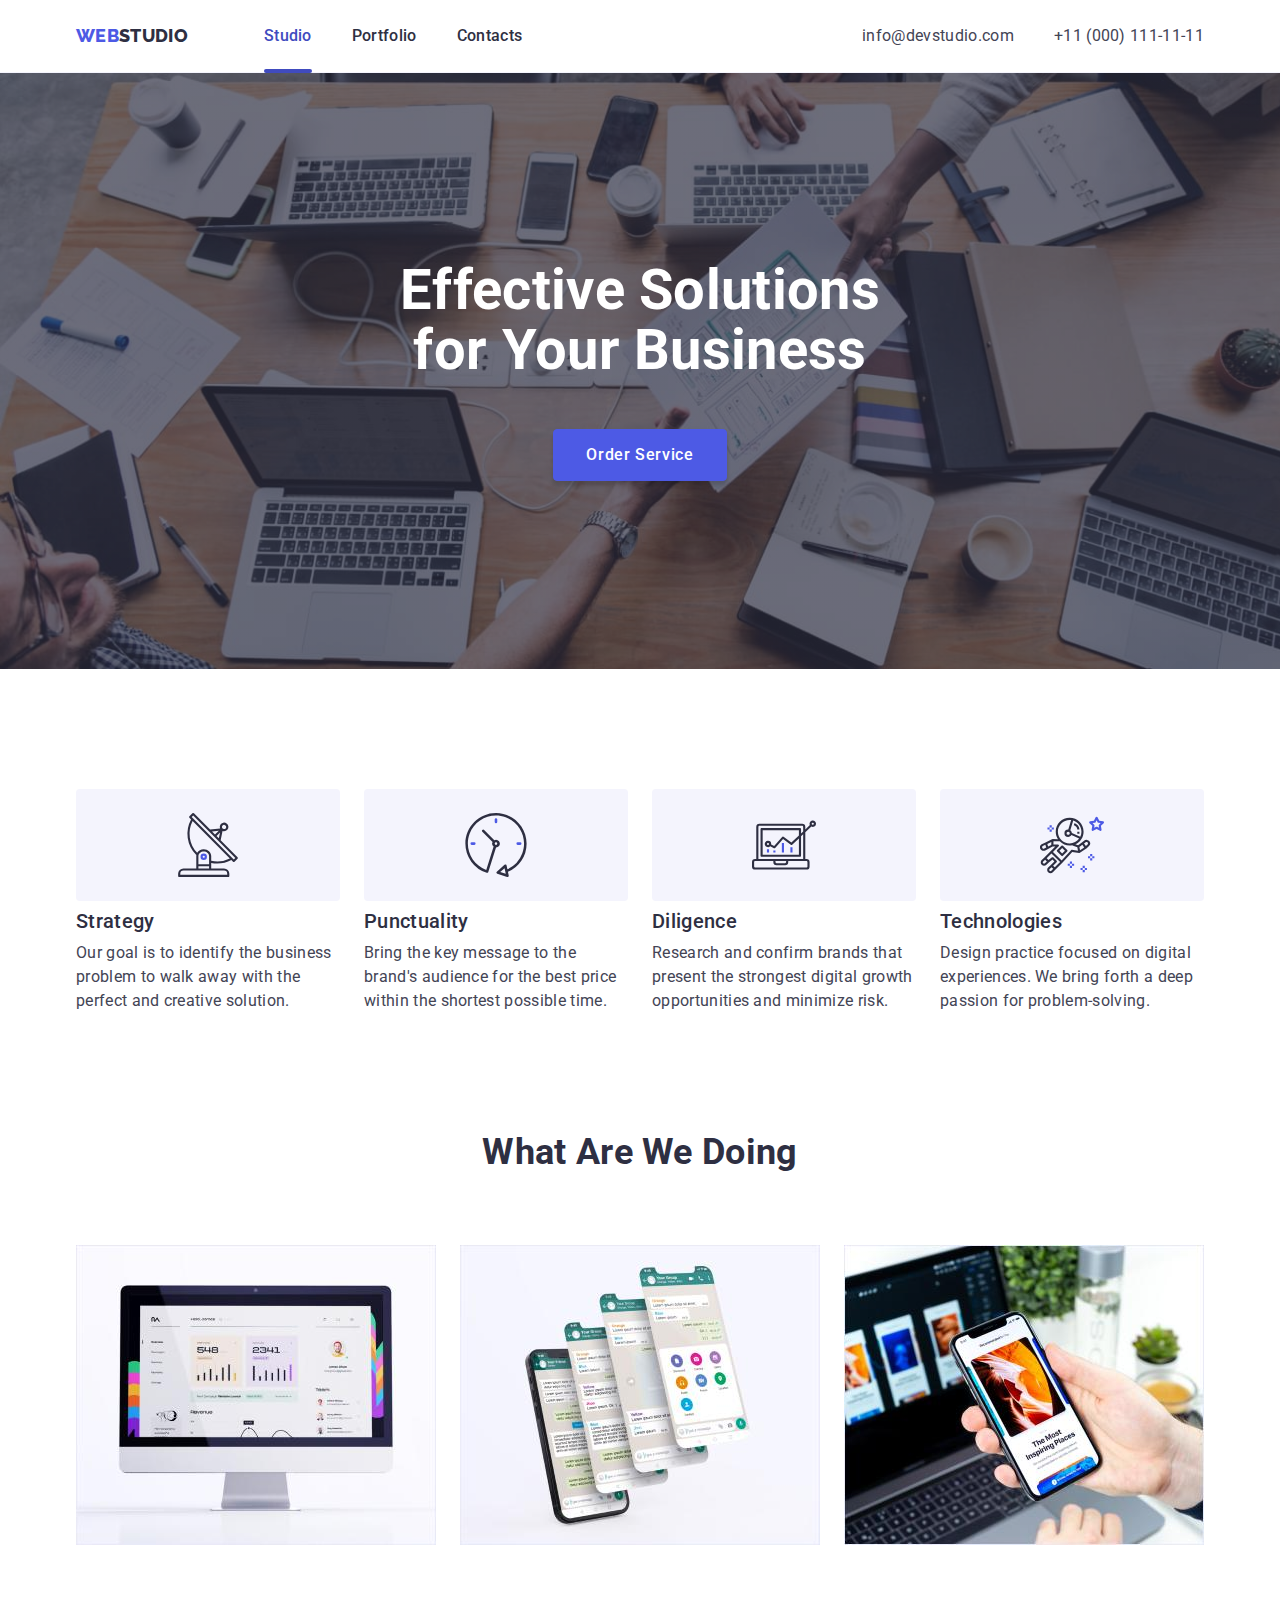
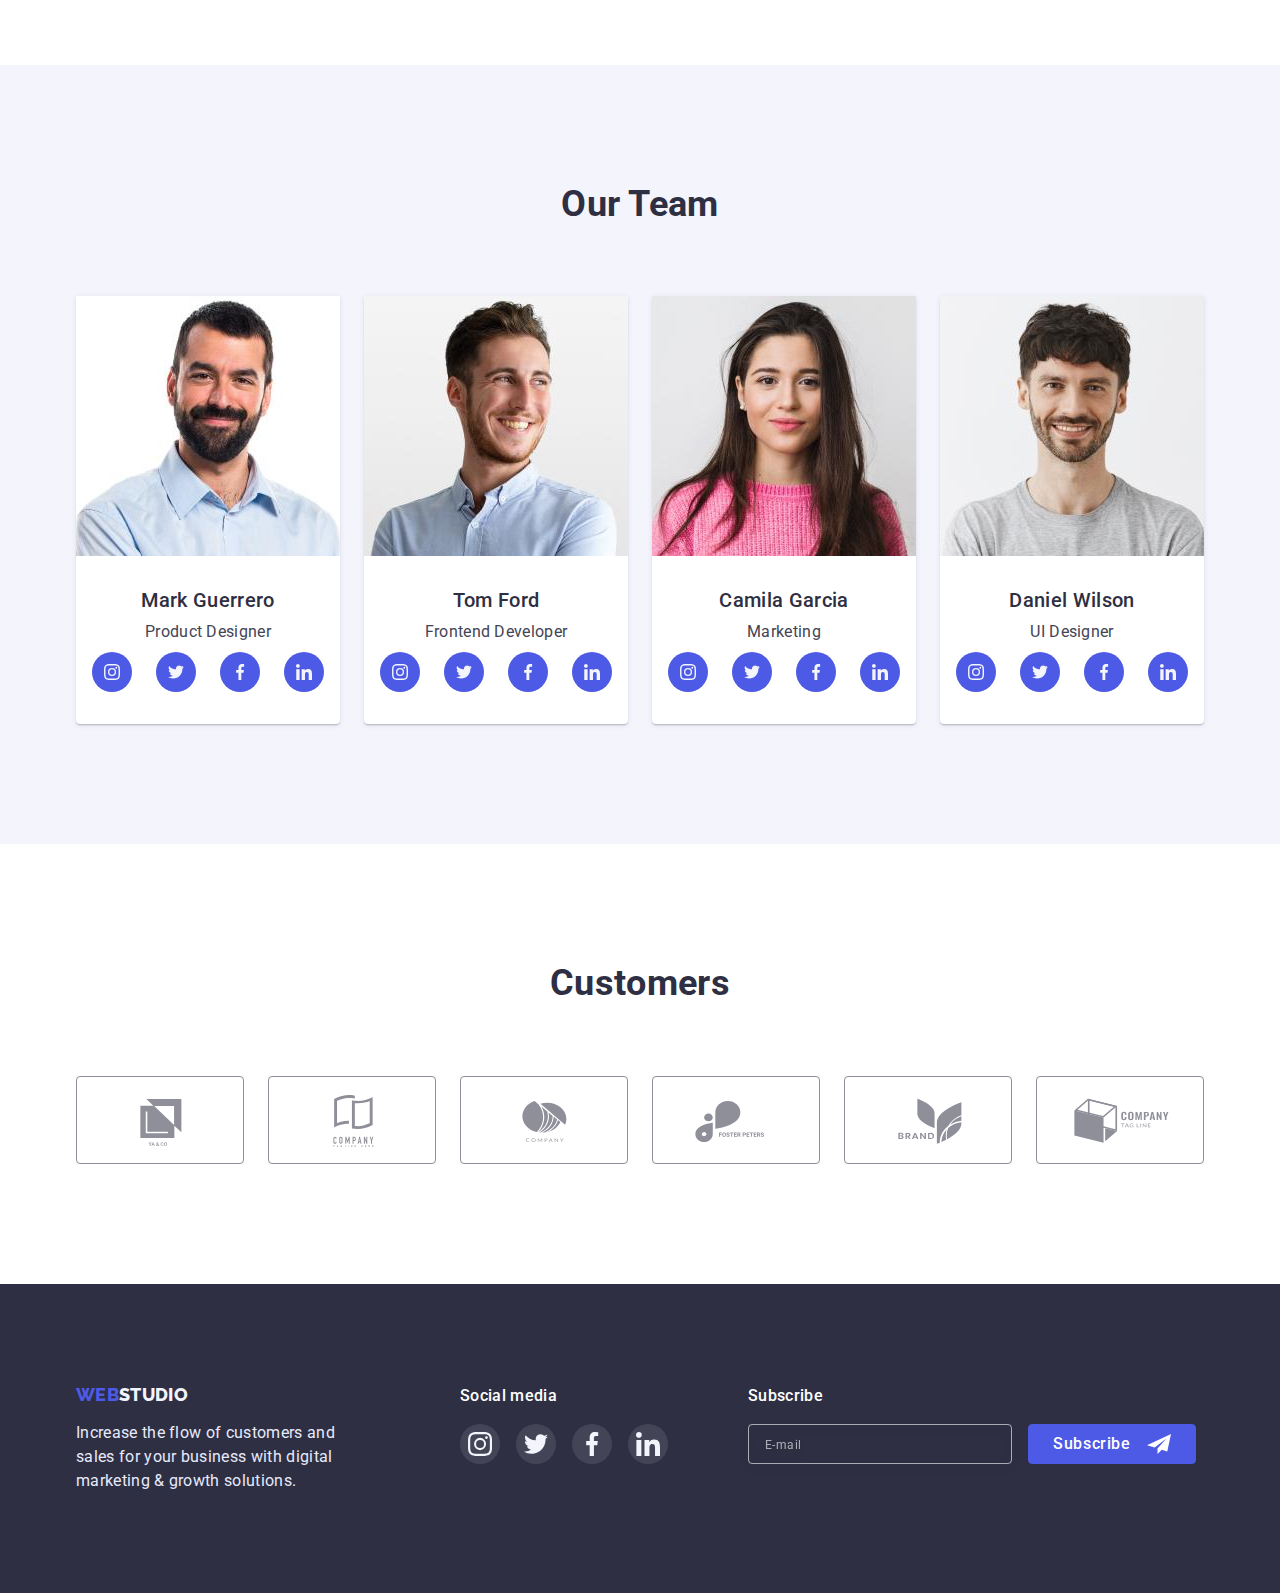
<file: index.html>
<!DOCTYPE html>
<html lang="en">
  <head>
    <meta charset="UTF-8" />
    <meta name="viewport" content="width=device-width, initial-scale=1.0" />
    <title>WebStudio</title>
    <link rel="preconnect" href="https://fonts.googleapis.com" />
    <link rel="preconnect" href="https://fonts.gstatic.com" crossorigin />
    <link
      href="https://fonts.googleapis.com/css2?family=Raleway:wght@800&family=Roboto:wght@400;500;700;900&display=swap"
      rel="stylesheet"
    />
    <link
      rel="stylesheet"
      href="https://cdnjs.cloudflare.com/ajax/libs/modern-normalize/1.1.0/modern-normalize.min.css"
    />
    <link rel="stylesheet" href="./css/style.css" />
  </head>
  <body>
    <header class="header-lin">
      <div class="container header">
        <nav class="nav">
          <a class="logo" href="./index.html">
            <span class="logo-web">Web</span>Studio</a
          >
          <ul class="site-nav">
            <li class="site-nav-item">
              <a class="nav-link link current" href="./index.html">Studio</a>
            </li>
            <li class="site-nav-item">
              <a class="nav-link link" href="./portfolio.html">Portfolio</a>
            </li>
            <li class="site-nav-item">
              <a class="nav-link link" href="">Contacts</a>
            </li>
          </ul>
        </nav>
        <address class="address">
          <ul class="address-list">
            <li class="address-item">
              <a class="address-link" href="mailto:info@devstudio.com"
                >info@devstudio.com</a
              >
            </li>
            <li class="address-item">
              <a class="address-link" href="tel:+110001111111"
                >+11 (000) 111-11-11</a
              >
            </li>
          </ul>
        </address>
      </div>
    </header>
    <!-- Main -->
    <main>
      <!-- hero-secrion -->
      <section class="hero-secrion">
        <div class="container">
          <h1 class="hero-title">Effective Solutions for Your Business</h1>
          <button class="btn-studio" type="button" data-modal-open>
            Order Service
          </button>
        </div>
      </section>
      <section class="section">
        <div class="container">
          <h2 class="visually-hidden">Futures</h2>
          <ul class="futures-list">
            <li class="futures-list-item icon-anten">
              <h3 class="section-subtitle futures-subtitle">Strategy</h3>
              <p class="section-paragraph">
                Our goal is to identify the business problem to walk away with
                the perfect and creative solution.
              </p>
            </li>
            <li class="futures-list-item icon-clock">
              <h3 class="section-subtitle futures-subtitle">Punctuality</h3>
              <p class="section-paragraph">
                Bring the key message to the brand's audience for the best price
                within the shortest possible time.
              </p>
            </li>
            <li class="futures-list-item icon-diogram">
              <h3 class="section-subtitle futures-subtitle">Diligence</h3>
              <p class="section-paragraph">
                Research and confirm brands that present the strongest digital
                growth opportunities and minimize risk.
              </p>
            </li>
            <li class="futures-list-item icon-astronaut">
              <h3 class="section-subtitle futures-subtitle">Technologies</h3>
              <p class="section-paragraph">
                Design practice focused on digital experiences. We bring forth a
                deep passion for problem-solving.
              </p>
            </li>
          </ul>
        </div>
      </section>
      <!--section-wedoing  -->
      <section class="section-wedoing">
        <div class="container">
          <h2 class="section-title">What are we doing</h2>
          <ul class="wedoing-list">
            <li class="wedoing-item">
              <img src="./images/pc.jpg" alt="pictured pc" width="360" />
            </li>
            <li class="wedoing-item">
              <img src="./images/tel.jpg" alt="pictured phone" width="360" />
            </li>
            <li class="wedoing-item">
              <img
                src="./images/telpc.jpg"
                alt="pictured phone in pc"
                width="360"
              />
            </li>
          </ul>
        </div>
      </section>
      <section class="section section-ourteam">
        <div class="container">
          <h2 class="section-title">Our Team</h2>
          <ul class="workers-list">
            <li class="workers-item">
              <img
                class="photo-worker"
                src="./images/men1.jpg"
                alt="photo of Mark Guerrero he Product Designer"
                width="264"
              />

              <div class="section-decr">
                <h3 class="section-subtitle">Mark Guerrero</h3>
                <p class="section-paragraph">Product Designer</p>
                <ul class="messenger-list">
                  <li class="messenger-item">
                    <a href="#" class="messenger-link">
                      <svg class="icon-facebook" width="16" height="16">
                        <use href="./images/icons.svg#icon-instagram"></use>
                      </svg>
                    </a>
                  </li>
                  <li class="messenger-item">
                    <a href="#" class="messenger-link">
                      <svg class="icon-facebook" width="16" height="16">
                        <use
                          href="./images/icons.svg#icon-twitter-1"
                        ></use></svg
                    ></a>
                  </li>
                  <li class="messenger-item">
                    <a href="#" class="messenger-link">
                      <svg class="icon-facebook" width="16" height="16">
                        <use href="./images/icons.svg#icon-facebook"></use></svg
                    ></a>
                  </li>
                  <li class="messenger-item">
                    <a href="#" class="messenger-link">
                      <svg class="icon-facebook" width="16" height="16">
                        <use href="./images/icons.svg#icon-linkedin"></use></svg
                    ></a>
                  </li>
                </ul>
              </div>
            </li>
            <li class="workers-item">
              <img
                class="photo-worker"
                src="./images/men2.jpg"
                alt="photo tom ford he frontend developer"
                width="264"
              />
              <div class="section-decr">
                <h3 class="section-subtitle">Tom Ford</h3>
                <p class="section-paragraph">Frontend Developer</p>
                <ul class="messenger-list">
                  <li class="messenger-item">
                    <a href="#" class="messenger-link">
                      <svg class="icon-facebook" width="16" height="16">
                        <use href="./images/icons.svg#icon-instagram"></use>
                      </svg>
                    </a>
                  </li>
                  <li class="messenger-item">
                    <a href="#" class="messenger-link">
                      <svg class="icon-facebook" width="16" height="16">
                        <use
                          href="./images/icons.svg#icon-twitter-1"
                        ></use></svg
                    ></a>
                  </li>
                  <li class="messenger-item">
                    <a href="#" class="messenger-link">
                      <svg class="icon-facebook" width="16" height="16">
                        <use href="./images/icons.svg#icon-facebook"></use></svg
                    ></a>
                  </li>
                  <li class="messenger-item">
                    <a href="#" class="messenger-link">
                      <svg class="icon-facebook" width="16" height="16">
                        <use href="./images/icons.svg#icon-linkedin"></use></svg
                    ></a>
                  </li>
                </ul>
              </div>
            </li>
            <li class="workers-item">
              <img
                class="photo-worker"
                src="./images/woman1.jpg"
                alt="photo Camila Garcia She Marketing"
                width="264"
              />
              <div class="section-decr">
                <h3 class="section-subtitle">Camila Garcia</h3>
                <p class="section-paragraph">Marketing</p>
                <ul class="messenger-list">
                  <li class="messenger-item">
                    <a href="#" class="messenger-link">
                      <svg class="icon-facebook" width="16" height="16">
                        <use href="./images/icons.svg#icon-instagram"></use>
                      </svg>
                    </a>
                  </li>
                  <li class="messenger-item">
                    <a href="#" class="messenger-link">
                      <svg class="icon-facebook" width="16" height="16">
                        <use
                          href="./images/icons.svg#icon-twitter-1"
                        ></use></svg
                    ></a>
                  </li>
                  <li class="messenger-item">
                    <a href="#" class="messenger-link">
                      <svg class="icon-facebook" width="16" height="16">
                        <use href="./images/icons.svg#icon-facebook"></use></svg
                    ></a>
                  </li>
                  <li class="messenger-item">
                    <a href="#" class="messenger-link">
                      <svg class="icon-facebook" width="16" height="16">
                        <use href="./images/icons.svg#icon-linkedin"></use></svg
                    ></a>
                  </li>
                </ul>
              </div>
            </li>
            <li class="workers-item">
              <img
                class="photo-worker"
                src="./images/men3.jpg"
                alt="photo Daniel Wilson he UI Designer"
                width="264"
              />
              <div class="section-decr">
                <h3 class="section-subtitle">Daniel Wilson</h3>
                <p class="section-paragraph">UI Designer</p>
                <ul class="messenger-list">
                  <li class="messenger-item">
                    <a href="#" class="messenger-link">
                      <svg class="icon-facebook" width="16" height="16">
                        <use href="./images/icons.svg#icon-instagram"></use>
                      </svg>
                    </a>
                  </li>
                  <li class="messenger-item">
                    <a href="#" class="messenger-link">
                      <svg class="icon-facebook" width="16" height="16">
                        <use
                          href="./images/icons.svg#icon-twitter-1"
                        ></use></svg
                    ></a>
                  </li>
                  <li class="messenger-item">
                    <a href="#" class="messenger-link">
                      <svg class="icon-facebook" width="16" height="16">
                        <use href="./images/icons.svg#icon-facebook"></use></svg
                    ></a>
                  </li>
                  <li class="messenger-item">
                    <a href="#" class="messenger-link">
                      <svg class="icon-facebook" width="16" height="16">
                        <use href="./images/icons.svg#icon-linkedin"></use></svg
                    ></a>
                  </li>
                </ul>
              </div>
            </li>
          </ul>
        </div>
      </section>
      <section class="section">
        <div class="container">
          <h2 class="section-title">Customers</h2>
          <ul class="company-list">
            <li class="company-item">
              <a href="" class="company-link">
                <svg class="icon-company" width="104" height="56">
                  <use href="./images/icons.svg#icon-yaco"></use></svg
              ></a>
            </li>
            <li class="company-item">
              <a href="#" class="company-link"
                ><svg class="icon-company" width="104" height="56">
                  <use href="./images/icons.svg#icon-taglinehere"></use></svg
              ></a>
            </li>
            <li class="company-item">
              <a href="#" class="company-link"
                ><svg class="icon-company" width="104" height="56">
                  <use href="./images/icons.svg#icon-company"></use></svg
              ></a>
            </li>
            <li class="company-item">
              <a href="#" class="company-link"
                ><svg class="icon-company" width="104" height="56">
                  <use href="./images/icons.svg#icon-fosterpeters"></use></svg
              ></a>
            </li>
            <li class="company-item">
              <a href="#" class="company-link"
                ><svg class="icon-company" width="104" height="56">
                  <use href="./images/icons.svg#icon-brand"></use></svg
              ></a>
            </li>
            <li class="company-item">
              <a href="" class="company-link"
                ><svg class="icon-company" width="104" height="56">
                  <use href="./images/icons.svg#icon-companytagline"></use></svg
              ></a>
            </li>
          </ul>
        </div>
      </section>
    </main>
    <footer class="section-footer">
      <div class="container footer-flex">
        <div class="footer-desc">
          <a class="logo-footer" href="./index.html"
            ><span class="logo-web">Web</span>Studio</a
          >
          <p class="footer-paragraph">
            Increase the flow of customers and sales for your business with
            digital marketing & growth solutions.
          </p>
        </div>
        <div class="footer-messenger">
          <p class="footer-icon-title">Social media</p>
          <ul class="messenger-list">
            <li class="messenger-footer-item">
              <a href="#" class="messenger-footer-link">
                <svg class="icon-footer" width="24" height="24">
                  <use href="./images/icons.svg#icon-instagram"></use>
                </svg>
              </a>
            </li>
            <li class="messenger-footer-item">
              <a href="#" class="messenger-footer-link">
                <svg class="icon-footer" width="24" height="24">
                  <use href="./images/icons.svg#icon-twitter-1"></use></svg
              ></a>
            </li>
            <li class="messenger-footer-item">
              <a href="#" class="messenger-footer-link">
                <svg class="icon-footer" width="24" height="24">
                  <use href="./images/icons.svg#icon-facebook"></use></svg
              ></a>
            </li>
            <li class="messenger-footer-item">
              <a href="#" class="messenger-footer-link">
                <svg class="icon-footer" width="24" height="24">
                  <use href="./images/icons.svg#icon-linkedin"></use></svg
              ></a>
            </li>
          </ul>
        </div>
        <div class="form-footer">
          <p class="footer-title-form">Subscribe</p>
          <form class="group-input">
            <input
              class="input-form-footer"
              type="email"
              name="mail"
              id="mail"
              placeholder="E-mail"
            />

            <button class="btn-footer-form" type="submit">
              Subscribe
              <svg class="icon-footer-form" width="24" height="24">
                <use href="./images/icons.svg#icon-send"></use>
              </svg>
            </button>
          </form>
        </div>
      </div>
    </footer>
    <div class="backdrop is-hidden" data-modal>
      <div class="modal">
        <button class="btn-modal" type="button" data-modal-close>
          <svg class="icon-modal" width="8" height="8">
            <use href="./images/icons.svg#icon-close-black"></use>
          </svg>
        </button>

        <p class="modal-title">Leave your contacts and we will call you back</p>
        <form>
          <div class="form-field">
            <label class="modal-label modal-name" for="name">Name</label>
            <div class="modal-form-input-wrapper">
              <input
                class="modal-form-input"
                type="text"
                name="name"
                id="name"
              />
              <span class="icon-form-modal">
                <svg class="icon-input" width="12" height="12">
                  <use href="./images/icons.svg#icon-name"></use>
                </svg>
              </span>
            </div>
          </div>
          <div class="form-field">
            <label class="modal-label" for="tel">Phone</label>
            <div class="modal-form-input-wrapper">
              <input class="modal-form-input" type="tel" name="tel" id="tel" />
              <span class="icon-form-modal">
                <svg class="icon-input" width="15" height="12">
                  <use href="./images/icons.svg#icon-phone"></use>
                </svg>
              </span>
            </div>
          </div>

          <div class="form-field">
            <label class="modal-label" for="email">Email</label>
            <div class="modal-form-input-wrapper">
              <input
                class="modal-form-input"
                type="email"
                name="email"
                id="email"
              />
              <span class="icon-form-modal">
                <svg class="icon-input" width="15" height="12">
                  <use href="./images/icons.svg#icon-mail"></use>
                </svg>
              </span>
            </div>
          </div>
          <div class="form-field">
            <label class="modal-label" for="comment">Comment</label>
            <textarea
              placeholder="Text input"
              class="textarea"
              name="comment"
              id="comment"
              cols="30"
              rows="10"
            ></textarea>
          </div>
          <div class="checkbox-field">
            <input
              class="input-checkbox visually-hidden"
              type="checkbox"
              name="checkbox"
              id="checkbox"
              value="true"
            />
            <label class="check-text" for="checkbox">
              <span class="checkbox-icon"
                ><svg class="icon-checkbox" width="10" height="10">
                  <use
                    href="./images/icons.svg#icon-icon-active-state"
                  ></use></svg
              ></span>
              I accept the terms and conditions of the
              <a href="" class="modal-link">Privacy Policy</a></label
            >
          </div>

          <button class="btn-modal-form" type="submit">Send</button>
        </form>
      </div>
    </div>
    <script src="./js/modal.js"></script>
  </body>
</html>
</file>
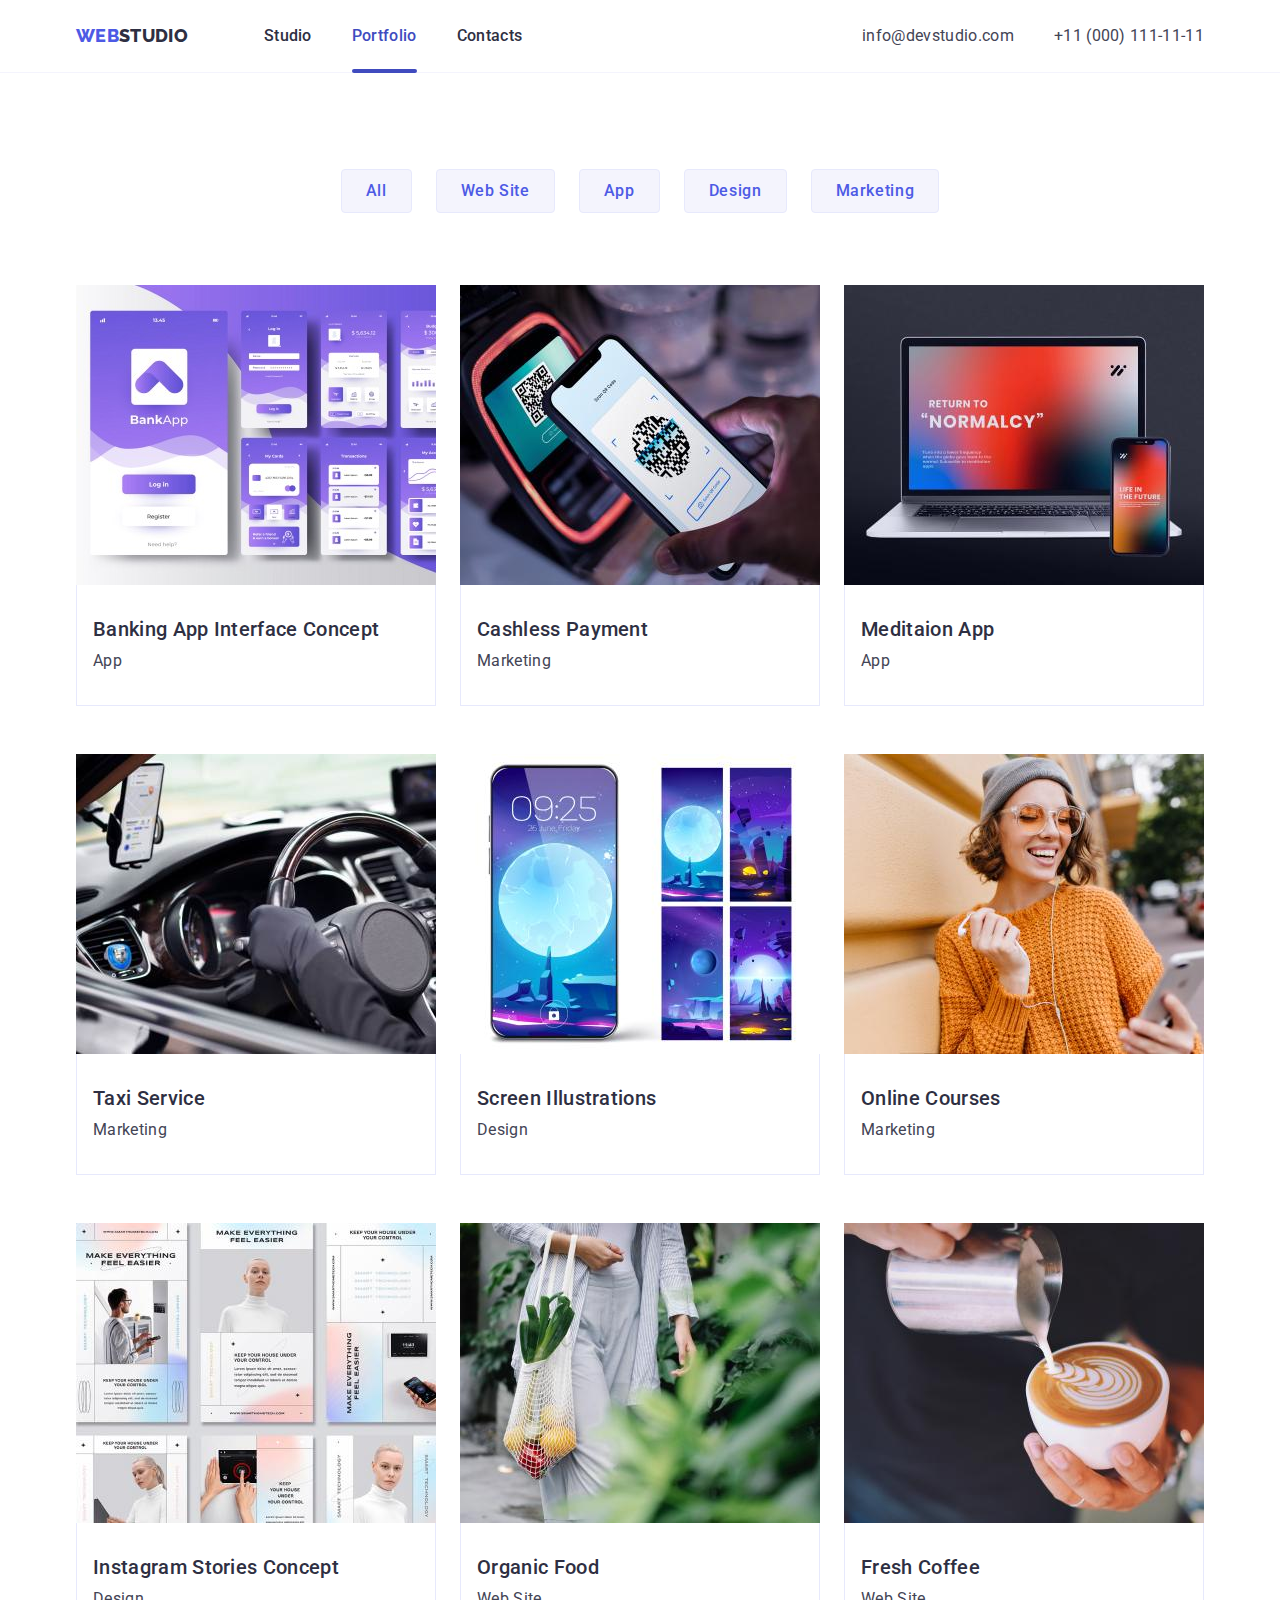
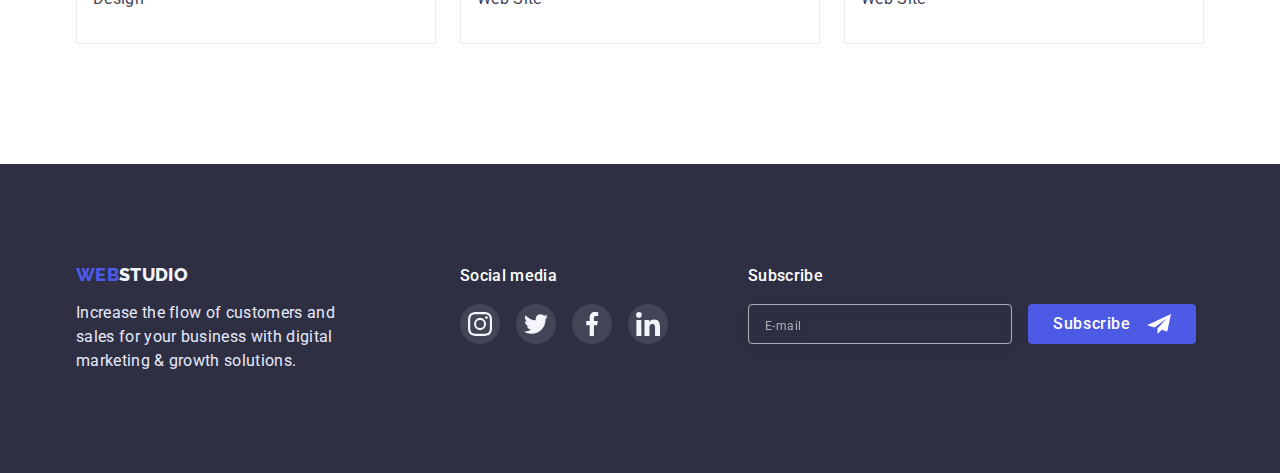
<file: portfolio.html>
<!DOCTYPE html>
<html lang="en">
  <head>
    <meta charset="UTF-8" />
    <meta http-equiv="X-UA-Compatible" content="IE=edge" />
    <meta name="viewport" content="width=device-width, initial-scale=1.0" />
    <title>Portfolio</title>
    <link rel="preconnect" href="https://fonts.googleapis.com" />
    <link rel="preconnect" href="https://fonts.gstatic.com" crossorigin />
    <link
      href="https://fonts.googleapis.com/css2?family=Raleway:wght@800&family=Roboto:wght@400;500;700;900&display=swap"
      rel="stylesheet"
    />
    <link
      rel="stylesheet"
      href="https://cdnjs.cloudflare.com/ajax/libs/modern-normalize/1.1.0/modern-normalize.min.css"
    />
    <link rel="stylesheet" href="./css/style.css" />
  </head>
  <body>
    <header class="header-lin">
      <div class="container header">
        <nav class="nav">
          <a class="logo" href="./index.html">
            <span class="logo-web">Web</span>Studio</a
          >
          <ul class="site-nav">
            <li class="site-nav-item">
              <a class="nav-link link" href="./index.html">Studio</a>
            </li>
            <li class="site-nav-item">
              <a class="nav-link link current" href="./portfolio.html"
                >Portfolio</a
              >
            </li>
            <li class="site-nav-item">
              <a class="nav-link link" href="">Contacts</a>
            </li>
          </ul>
        </nav>
        <address class="address">
          <ul class="address-list">
            <li class="address-item">
              <a class="address-link" href="mailto:info@devstudio.com"
                >info@devstudio.com
              </a>
            </li>
            <li class="address-item">
              <a class="address-link" href="tel:+110001111111"
                >+11 (000) 111-11-11</a
              >
            </li>
          </ul>
        </address>
      </div>
    </header>
    <main class="main">
      <section class="section-photo">
        <div class="container">
          <h1 class="visually-hidden">Photo portfolio</h1>
          <ul class="btn-group">
            <li class="btn-item">
              <button class="btn" type="button">All</button>
            </li>
            <li class="btn-item">
              <button class="btn" type="button">Web Site</button>
            </li>
            <li class="btn-item">
              <button class="btn" type="button">App</button>
            </li>
            <li class="btn-item">
              <button class="btn" type="button">Design</button>
            </li>
            <li class="btn-item">
              <button class="btn" type="button">Marketing</button>
            </li>
          </ul>
          <h2 class="visually-hidden">Product Photo</h2>
          <ul class="photo-list">
            <li class="photo-item">
              <div class="photo-wrap">
                <img
                  class="phortfolio-photo"
                  src="./images/bankingapp.jpg"
                  alt="Banking App Interface Concept"
                  width="360"
                />
                <p class="photo-wrap-item">
                  14 Stylish and User-Friendly App Design Concepts · Task
                  Manager App · Calorie Tracker App · Exotic Fruit Ecommerce App
                  · Cloud Storage App
                </p>
              </div>
              <div class="photo-desc">
                <h3 class="section-subtitle">Banking App Interface Concept</h3>
                <p class="section-paragraph">App</p>
              </div>
            </li>
            <li class="photo-item">
              <div class="photo-wrap">
                <img
                  class="phortfolio-photo"
                  src="./images/cashlesspayment.jpg"
                  alt="Cashless Payment"
                  width="360"
                />
                <p class="photo-wrap-item">
                  14 Stylish and User-Friendly App Design Concepts · Task
                  Manager App · Calorie Tracker App · Exotic Fruit Ecommerce App
                  · Cloud Storage App
                </p>
              </div>
              <div class="photo-desc">
                <h3 class="section-subtitle">Cashless Payment</h3>
                <p class="section-paragraph">Marketing</p>
              </div>
            </li>
            <li class="photo-item">
              <div class="photo-wrap">
                <img
                  class="phortfolio-photo"
                  src="./images/meditaionapp.jpg"
                  alt="Meditaion App"
                  width="360"
                />
                <p class="photo-wrap-item">
                  14 Stylish and User-Friendly App Design Concepts · Task
                  Manager App · Calorie Tracker App · Exotic Fruit Ecommerce App
                  · Cloud Storage App
                </p>
              </div>
              <div class="photo-desc">
                <h3 class="section-subtitle produce-name">Meditaion App</h3>
                <p class="section-paragraph product-decr">App</p>
              </div>
            </li>
            <li class="photo-item">
              <div class="photo-wrap">
                <img
                  class="phortfolio-photo"
                  src="./images/taxiservice.jpg"
                  alt="Taxi Service"
                  width="360"
                />
                <p class="photo-wrap-item">
                  14 Stylish and User-Friendly App Design Concepts · Task
                  Manager App · Calorie Tracker App · Exotic Fruit Ecommerce App
                  · Cloud Storage App
                </p>
              </div>
              <div class="photo-desc">
                <h3 class="section-subtitle produce-name">Taxi Service</h3>
                <p class="section-paragraph product-decr">Marketing</p>
              </div>
            </li>
            <li class="photo-item">
              <div class="photo-wrap">
                <img
                  class="phortfolio-photo"
                  src="./images/screenillustrations.jpg"
                  alt="Screen Illustrations"
                  width="360"
                />
                <p class="photo-wrap-item">
                  14 Stylish and User-Friendly App Design Concepts · Task
                  Manager App · Calorie Tracker App · Exotic Fruit Ecommerce App
                  · Cloud Storage App
                </p>
              </div>
              <div class="photo-desc">
                <h3 class="section-subtitle produce-name">
                  Screen Illustrations
                </h3>
                <p class="section-paragraph product-decr">Design</p>
              </div>
            </li>
            <li class="photo-item">
              <div class="photo-wrap">
                <img
                  class="phortfolio-photo"
                  src="./images/onlinecourses.jpg"
                  alt="Online Courses"
                  width="360"
                />
                <p class="photo-wrap-item">
                  14 Stylish and User-Friendly App Design Concepts · Task
                  Manager App · Calorie Tracker App · Exotic Fruit Ecommerce App
                  · Cloud Storage App
                </p>
              </div>
              <div class="photo-desc">
                <h3 class="section-subtitle produce-name">Online Courses</h3>
                <p class="section-paragraph product-decr">Marketing</p>
              </div>
            </li>
            <li class="photo-item">
              <div class="photo-wrap">
                <img
                  class="phortfolio-photo"
                  src="./images/instagramstoriesconcept.jpg"
                  alt="Instagram Stories Concept"
                  width="360"
                />
                <p class="photo-wrap-item">
                  14 Stylish and User-Friendly App Design Concepts · Task
                  Manager App · Calorie Tracker App · Exotic Fruit Ecommerce App
                  · Cloud Storage App
                </p>
              </div>
              <div class="photo-desc">
                <h3 class="section-subtitle produce-name">
                  Instagram Stories Concept
                </h3>
                <p class="section-paragraph product-decr">Design</p>
              </div>
            </li>
            <li class="photo-item">
              <div class="photo-wrap">
                <img
                  class="phortfolio-photo"
                  src="./images/organicfood.jpg"
                  alt="Organic Food"
                  width="360"
                />
                <p class="photo-wrap-item">
                  14 Stylish and User-Friendly App Design Concepts · Task
                  Manager App · Calorie Tracker App · Exotic Fruit Ecommerce App
                  · Cloud Storage App
                </p>
              </div>

              <div class="photo-desc">
                <h3 class="section-subtitle produce-name">Organic Food</h3>
                <p class="section-paragraph product-decr">Web Site</p>
              </div>
            </li>
            <li class="photo-item">
              <div class="photo-wrap">
                <img
                  class="phortfolio-photo"
                  src="./images/freshcoffee.jpg  "
                  alt="Fresh Coffee"
                  width="360"
                />
                <p class="photo-wrap-item">
                  14 Stylish and User-Friendly App Design Concepts · Task
                  Manager App · Calorie Tracker App · Exotic Fruit Ecommerce App
                  · Cloud Storage App
                </p>
              </div>
              <div class="photo-desc">
                <h3 class="section-subtitle produce-name">Fresh Coffee</h3>
                <p class="section-paragraph product-decr">Web Site</p>
              </div>
            </li>
          </ul>
        </div>
      </section>
    </main>
    <footer class="section-footer">
      <div class="container footer-flex">
        <div class="footer-desc">
          <a class="logo-footer" href="./index.html"
            ><span class="logo-web">Web</span>Studio</a
          >
          <p class="footer-paragraph">
            Increase the flow of customers and sales for your business with
            digital marketing & growth solutions.
          </p>
        </div>
        <div class="footer-messenger">
          <p class="footer-icon-title">Social media</p>
          <ul class="messenger-list">
            <li class="messenger-footer-item">
              <a href="" class="messenger-footer-link">
                <svg class="icon-footer" width="24" height="24">
                  <use href="./images/icons.svg#icon-instagram"></use>
                </svg>
              </a>
            </li>
            <li class="messenger-footer-item">
              <a href="" class="messenger-footer-link">
                <svg class="icon-footer" width="24" height="24">
                  <use href="./images/icons.svg#icon-twitter-1"></use></svg
              ></a>
            </li>
            <li class="messenger-footer-item">
              <a href="" class="messenger-footer-link">
                <svg class="icon-footer" width="24" height="24">
                  <use href="./images/icons.svg#icon-facebook"></use></svg
              ></a>
            </li>
            <li class="messenger-footer-item">
              <a href="" class="messenger-footer-link">
                <svg class="icon-footer" width="24" height="24">
                  <use href="./images/icons.svg#icon-linkedin"></use></svg
              ></a>
            </li>
          </ul>
        </div>
        <div class="form-footer">
          <p class="footer-title-form">Subscribe</p>
          <form class="group-input">
            <input
              class="input-form-footer"
              type="email"
              name="mail"
              id="mail"
              placeholder="E-mail"
            />
            <button class="btn-footer-form" type="submit">
              Subscribe
              <svg class="icon-footer-form" width="24" height="24">
                <use href="./images/icons.svg#icon-send"></use>
              </svg>
            </button>
          </form>
        </div>
      </div>
    </footer>
  </body>
</html>
</file>
<file: css/style.css>
.visually-hidden {
  position: absolute;
  width: 1px;
  height: 1px;
  margin: -1px;
  border: 0;
  padding: 0;

  white-space: nowrap;
  clip-path: inset(100%);
  clip: rect(0 0 0 0);
  overflow: hidden;
}
:root {
  --primary-text-color: #2e2f42;
  --address-text-color: #434455;
  --btn-background-color: #f4f4fd;
  --btn-border-color: #e7e9fc;
  --logo-text-color: #4d5ae5;
  --text-hover-header: #404bbf;
  --background-footer-color: #2e2f42;
  --heading-title-color: #ffffff;
  --company-icon-color: #8e8f99;
  --footer-color-item: #31d0aa;
  --backdor-color-backround: #fcfcfc;
}

/* Reset */
html {
  box-sizing: border-box;
}
img {
  display: block;
}
*,
*:before,
*:after {
  box-sizing: inherit;
}
p,
h1,
h2,
h3,
h4,
h5,
h6 {
  margin: 0;
}
ul {
  margin: 0px;
  padding: 0px;
}

/* Global teg */
.container {
  width: 100%;
  max-width: 1158px;
  margin-right: auto;
  margin-left: auto;
  padding: 0 15px;
}
a {
  text-decoration: none;
}

li {
  list-style-type: none;
}

body {
  font-family: "Roboto", sans-serif;
  line-height: 1.5;
  letter-spacing: 0.02em;
  color: var(--primary-text-color);
}
.section-title {
  margin-bottom: 72px;
  font-size: 36px;
  line-height: 1.1;
  text-align: center;
  text-transform: capitalize;
}

.section-subtitle {
  margin-bottom: 8px;
  font-size: 20px;
  font-weight: 500;
  line-height: 1.2;
  color: var(--primary-text-color);
}
.section-paragraph {
  color: var(--address-text-color);
}
.section-footer {
  padding-bottom: 100px;
  padding-top: 100px;
  background-color: var(--primary-text-color);
}
.footer-paragraph {
  color: var(--btn-border-color);
}
/* Header */
.header-lin {
  border-bottom: 1px solid var(--btn-background-color);
}
.header {
  display: flex;
  align-items: center;
}
.nav {
  display: flex;
  align-items: center;
}
.site-nav {
  display: flex;
}
.address-list {
  display: flex;
}
.address-item:not(:last-child) {
  margin-right: 40px;
}
.site-nav-item:not(:last-child) {
  margin-right: 40px;
}
.address {
  margin-left: auto;
}

.logo {
  margin-right: 76px;
  font-family: "Raleway", sans-serif;
  font-weight: 800;
  font-size: 18px;
  line-height: 1.3;
  color: var(--primary-text-color);
  text-transform: uppercase;
}

.logo-web {
  color: var(--logo-text-color);
}
/* Nav */
.nav-link {
  display: block;
  padding: 24px 0;
  font-weight: 500;
  color: var(--primary-text-color);
  position: relative;
  transition-property: color;
  transition-duration: 250ms;
  transition-timing-function: cubic-bezier(0.4, 0, 0.2, 1);
}
.current::after {
  content: "";
  position: absolute;
  background: #404bbf;
  border-radius: 2px;
  width: 100%;
  height: 4px;
  left: 0;
  bottom: -1px;
}
.nav-link.current,
.nav-link:hover,
.nav-link:focus {
  color: var(--text-hover-header);
}
.address-link {
  font-style: normal;
  color: var(--address-text-color);
  transition-property: color;
  transition-duration: 250ms;
  transition-timing-function: cubic-bezier(0.4, 0, 0.2, 1);
}
.address-link:hover,
.address-link:focus {
  color: var(--text-hover-header);
}
/* Hero */
.futures-list-item::before {
  content: "";
  margin-bottom: 8px;
  display: block;
  height: 112px;
  background-size: auto;
  background-repeat: no-repeat;
  background-position: center;
  background-color: #f4f4fd;
  border-radius: 4px;
}
.icon-anten::before {
  background-image: url(../images/antenna.svg);
}
.icon-clock::before {
  background-image: url(../images/clock.svg);
}
.icon-diogram::before {
  background-image: url(../images/diagram.svg);
}
.icon-astronaut::before {
  background-image: url(../images/astronaut.svg);
}
.hero-secrion {
  padding-top: 188px;
  padding-bottom: 188px;
  text-align: center;
  margin-right: auto;
  margin-left: auto;
  background-size: cover;
  max-width: 1440px;
  background-image: linear-gradient(
      to right,
      rgba(46, 47, 66, 0.7),
      rgba(46, 47, 66, 0.7)
    ),
    url(../images/people-office.jpg);
}
.hero-title {
  margin-left: auto;
  margin-right: auto;
  width: 496px;
  margin-bottom: 48px;
  font-size: 56px;
  line-height: 1.07;

  color: var(--heading-title-color);
}
/* btn */
.btn-item:not(:last-child) {
  margin-right: 24px;
}
.btn {
  letter-spacing: 0.04em;
  background: var(--btn-background-color);
  border: 1px solid var(--btn-border-color);
  border-radius: 4px;
  font-weight: 500;
  color: var(--logo-text-color);
  padding: 12px 24px 12px 24px;
  cursor: pointer;
  transition-property: background-color, border, color, box-shadow;
  transition-duration: 250ms;
  transition-timing-function: cubic-bezier(0.4, 0, 0.2, 1);
}

.btn:hover,
.btn:focus {
  background: var(--text-hover-header);
  border: 1px solid var(--text-hover-header);
  box-shadow: 0px 3px 1px rgba(0, 0, 0, 0.1), 0px 2px 1px rgba(0, 0, 0, 0.08),
    0px 2px 2px rgba(0, 0, 0, 0.12);
  color: var(--heading-title-color);
}
.btn-studio {
  animation: both;
  transition-property: background-color, box-shadow;
  transition-duration: 250ms;
  transition-timing-function: cubic-bezier(0.4, 0, 0.2, 1);
  background: var(--logo-text-color);
  border: 1px solid var(--logo-text-color);
  box-shadow: 0px 4px 4px rgba(0, 0, 0, 0.15);
  border-radius: 4px;
  color: var(--heading-title-color);
  padding: 16px 32px 16px 32px;
  font-weight: 500;
  letter-spacing: 0.04em;
  cursor: pointer;
}
.btn-studio:hover,
.btn-studio:focus {
  background: var(--text-hover-header);
  box-shadow: 0px 4px 4px rgba(0, 0, 0, 0.15);
}
.section {
  padding-top: 120px;
  padding-bottom: 120px;
}
/* Section Futures */
.futures-list {
  display: flex;
}
.futures-list-item:not(:last-child) {
  margin-right: 24px;
}
.futures-list-item {
  width: 264px;
}

/* we doing */
.section-wedoing {
  padding-bottom: 120px;
}

.wedoing-list {
  display: flex;
  gap: 24px;
}
/* Our Team */
.section-ourteam {
  background: var(--btn-background-color);
}
.workers-list {
  display: flex;
  gap: 24px;
}
.workers-item {
  background: var(--heading-title-color);
  box-shadow: 0px 1px 6px rgba(46, 47, 66, 0.08),
    0px 1px 1px rgba(46, 47, 66, 0.16), 0px 2px 1px rgba(46, 47, 66, 0.08);
  border-radius: 0px 0px 4px 4px;
}
.section-decr {
  padding-bottom: 32px;
  padding-top: 32px;
  text-align: center;
}
/* deeeeeeeeeeeeeeeeeeeeeeeeeeeeeeeee */
.messenger-list {
  display: flex;
  align-items: center;
  justify-content: center;
  margin-top: 8px;
}
.messenger-link {
  width: 100%;
  height: 100%;
  border-radius: 50%;
  display: flex;
  align-items: center;
  justify-content: center;
  transition-property: background-color;
  transition-duration: 250ms;
  transition-timing-function: cubic-bezier(0.4, 0, 0.2, 1);
}
.messenger-item {
  width: 40px;
  height: 40px;
  border-radius: 50%;
  background-color: var(--logo-text-color);
}
.messenger-item:not(:last-child) {
  margin-right: 24px;
}
.messenger-link:is(:hover, :focus) {
  background: var(--text-hover-header);
}

.company-list {
  display: flex;
  gap: 24px;
}
.company-item {
  width: 168px;
  height: 88px;
}
.company-link {
  width: 100%;
  height: 100%;
  border: 1px solid var(--company-icon-color);
  border-radius: 4px;
  display: flex;
  align-items: center;
  justify-content: center;
  color: var(--company-icon-color);
  transition-property: border-color;
  transition-duration: 250ms;
  transition-timing-function: cubic-bezier(0.4, 0, 0.2, 1);
}
.icon-company {
  transition-property: fill;
  transition-duration: 250ms;
  transition-timing-function: cubic-bezier(0.4, 0, 0.2, 1);
  fill: currentColor;
}
.company-link:is(:hover, :focus) {
  border-color: var(--text-hover-header);
}
.company-link:is(:hover, :focus) .icon-company {
  fill: var(--text-hover-header);
}

/* Portfolio */
.section-photo {
  padding-top: 96px;
  padding-bottom: 120px;
}
.photo-list {
  display: flex;
  flex-wrap: wrap;
}
.photo-item {
  margin-right: 24px;
  margin-bottom: 48px;
  transition-property: box-shadow;
  transition-duration: 250ms;
  transition-timing-function: cubic-bezier(0.4, 0, 0.2, 1);
}
.photo-item:hover .photo-wrap-item {
  transform: translateY(0);
}
.photo-wrap {
  position: relative;
  overflow: hidden;
}
.photo-wrap-item {
  position: absolute;
  top: 0;
  padding: 40px 32px 164px 32px;
  height: 100%;
  background-color: var(--logo-text-color);
  line-height: 1.5;
  color: var(--btn-background-color);
  transform: translateY(100%);
  transition-property: transform;
  transition-duration: 250ms;
  transition-timing-function: cubic-bezier(0.4, 0, 0.2, 1);
}

.photo-item:nth-child(3n) {
  margin-right: 0;
}
.photo-item:nth-last-child(-n + 3) {
  margin-bottom: 0;
}

.photo-desc {
  background: var(--heading-title-color);
  padding-top: 32px;
  padding-bottom: 32px;
  padding-left: 16px;
  border: 1px solid var(--btn-border-color);
  border-top: 0;
}

.btn-group {
  display: flex;
  justify-content: center;
  margin-bottom: 72px;
}
.photo-link {
  display: block;
}
.photo-item:hover,
.photo-item:focus {
  box-shadow: 0px 1px 6px rgba(46, 47, 66, 0.08),
    0px 1px 1px rgba(46, 47, 66, 0.16), 0px 2px 1px rgba(46, 47, 66, 0.08);
}
/* footer */
.logo-footer {
  display: block;
  margin-bottom: 16px;
  font-family: "Raleway";
  font-style: normal;
  font-weight: 800;
  font-size: 18px;
  line-height: 1.1;
  color: var(--btn-background-color);
  text-transform: uppercase;
}
.footer-paragraph {
  width: 100%;
  max-width: 264px;
}
/* footer-icon */
.footer-icon-title {
  font-weight: 500;
  line-height: 1.5;
  color: var(--heading-title-color);
}
.footer-flex {
  display: flex;
  align-items: baseline;
}
.footer-desc {
  margin-right: 120px;
}

.footer-icon-title {
  margin-bottom: 16px;
}
.messenger-footer-list {
  display: flex;
}
.messenger-footer-link {
  width: 100%;
  height: 100%;
  border-radius: 50%;
  display: flex;
  align-items: center;
  justify-content: center;
  transition-property: background-color;
  transition-duration: 250ms;
  transition-timing-function: cubic-bezier(0.4, 0, 0.2, 1);
}
.messenger-footer-item {
  width: 40px;
  height: 40px;
  border-radius: 50%;
  background-color: rgba(255, 255, 255, 0.1);
}
.messenger-footer-item:not(:last-child) {
  margin-right: 16px;
}
.messenger-footer-link:is(:hover, :focus) {
  background: var(--footer-color-item);
}
/* backdrop */
.backdrop {
  position: fixed;
  top: 0;
  background: rgba(46, 47, 66, 0.4);
  width: 100%;
  height: 100%;
  opacity: 1;
  transition: opacity 250ms cubic-bezier(0.4, 0, 0.2, 1);
}
.backdrop.is-hidden {
  opacity: 0;
  pointer-events: none;
}
.btn-modal {
  display: flex;
  justify-content: center;
  align-items: center;
  margin-left: auto;
  cursor: pointer;
  border-radius: 50%;
  width: 24px;
  height: 24px;
  background: var(--btn-border-color);
  border: 1px solid rgba(0, 0, 0, 0.1);
  transition-property: background-color, fill;
  transition-duration: 250ms;
  transition-timing-function: cubic-bezier(0.4, 0, 0.2, 1);
}
.btn-modal:hover {
  background-color: var(--text-hover-header);
  fill: var(--btn-border-color);
}
.backdrop.is-hidden .modal {
  transform: translate(-50%, -50%) scale(0.9);
}

.modal {
  position: absolute;
  top: 50%;
  left: 50%;
  transform: translate(-50%, -50%) scale(1);
  width: 408px;
  min-height: 584px;
  padding: 24px;
  background: var(--backdor-color-backround);
  box-shadow: 0px 1px 1px rgba(0, 0, 0, 0.14), 0px 1px 3px rgba(0, 0, 0, 0.12),
    0px 2px 1px rgba(0, 0, 0, 0.2);
  border-radius: 4px;
  transition: transform 250ms cubic-bezier(0.4, 0, 0.2, 1);
}
/*---------------------------------------- Input--------------------------------------------------/ */
.modal-title {
  font-weight: 500;
  line-height: 1.5;
  text-align: center;
  letter-spacing: 0.02em;
  color: var(--primary-text-color);
  margin-top: 20px;
  margin-bottom: 16px;
}
.modal-form-input {
  outline: transparent;
  
}
.modal-form-input:focus {
  border-color: var(--logo-text-color);
}

.modal-form-input:focus + .icon-form-modal {
  fill: var(--logo-text-color);
}
.form-field {
  display: flex;
  flex-direction: column;
  margin-bottom: 8px;
}
.form-field label {
  font-weight: 400;
  font-size: 12px;
  line-height: 0.85;
  letter-spacing: 0.01em;
  color: var(--company-icon-color);
}

.form-field input {
  width: 100%;
  border: 1px solid rgba(33, 33, 33, 0.2);
  border-radius: 4px;
  padding: 10px;
  padding-left: 30px;
}

.textarea {
  resize: none;
  height: 120px;
  border: 1px solid rgba(33, 33, 33, 0.2);
  border-radius: 4px;
  margin-bottom: 10px;
  padding-top: 8px;
  padding-left: 16px;

  outline: transparent;
}
.textarea:focus {
  border-color: var(--logo-text-color);
}
.textarea:placeholder-shown {
  font-size: 12px;
  line-height: 1.16;
  letter-spacing: 0.04em;
  color: rgba(46, 47, 66, 0.4);
}
/* ----------------------------------check-text -----------------------------------*/
.check-text {
  font-weight: 400;
  font-size: 12px;
  line-height: 0.85;
  letter-spacing: 0.04em;
  color: var(--company-icon-color);
  display: flex;
  align-items: center;
}

.modal-label {
  margin-top: 8px;
  margin-bottom: 4px;
}
.modal-name {
  margin-top: 0;
}
.check-text span {
  width: 16px;
  height: 16px;
  border: 1px solid var(--background-footer-color);
  border-radius: 2px;
  margin-right: 8px;
  display: flex;
  align-items: center;
  justify-content: center;
  fill: transparent;
}
.input-checkbox:checked + .check-text > span {
  background-color: var(--text-hover-header);
  fill: var(--btn-background-color);
  border: 1px solid var(--text-hover-header);
}
.btn-modal-form {
  margin-top: 24px;
  font-weight: 500;
  letter-spacing: 0.04em;
  display: block;
  margin-left: auto;
  margin-right: auto;
  background: var(--logo-text-color);
  border-radius: 4px;
  padding: 20px 66px;

  color: var(--heading-title-color);
  border-color: transparent;
  transition-property: background-color;
  transition-duration: 250ms;
  transition-timing-function: cubic-bezier(0.4, 0, 0.2, 1);
  cursor: pointer;
}

.btn-modal-form:is(:hover, :focus) {
  background: var(--text-hover-header);
  box-shadow: 0px 4px 4px rgba(0, 0, 0, 0.15);
}

.modal-link {
  margin-left: 3px;
  letter-spacing: 0.04em;
  text-decoration-line: underline;
  color: var(--logo-text-color);
}

.textarea::placeholder {
  color: rgba(46, 47, 66, 0.4);
}
.modal-form-input-wrapper {
  position: relative;
}
.icon-input {
  position: absolute;
  top: 50%;
  left: 13px;
  transform: translateY(-50%);
}

/* --------------------------------footer-form--------------------------------- */
.footer-title-form {
  font-weight: 500;
  line-height: 1.5;
  letter-spacing: 0.02em;
  color: var(--heading-title-color);
  margin-bottom: 16px;
}
.btn-footer-form {
  height: 40px;
  background: var(--logo-text-color);
  border-radius: 4px;
  display: flex;
  align-items: center;
  text-align: center;
  font-weight: 500;
line-height: 2;
  letter-spacing: 0.04em;
  color: var(--heading-title-color);
  border: 1px solid var(--logo-text-color);
  padding: 8px 24px;
  transition-property: background-color, border;
  transition-duration: 250ms;
  transition-timing-function: cubic-bezier(0.4, 0, 0.2, 1);
  cursor: pointer;
}
.btn-footer-form:is(:hover, :focus) {
  background-color: var(--text-hover-header);
  border-color: var(--text-hover-header);
}
.input-form-footer {
  width: 264px;
  height: 40px;
  margin-right: 16px;
  background: transparent;
  border: 1px solid rgba(255, 255, 255, 0.6);
  filter: drop-shadow(0px 4px 4px rgba(0, 0, 0, 0.15));
  border-radius: 4px;
  outline: transparent;
  padding: 8px 0 8px 16px;
  color: var(--heading-title-color);
}
.input-form-footer::placeholder{
  font-size: 12px;
line-height: 2;
letter-spacing: 0.04em;
color: rgba(255, 255, 255, 0.6);
}
.input-form-footer:focus {
  border: 1px solid var(--logo-text-color);
}
.icon-footer-form {
  margin-left: 16px;
}
.form-footer {
  margin-left: 80px;
}
.group-input {
  display: flex;
}
</file>
